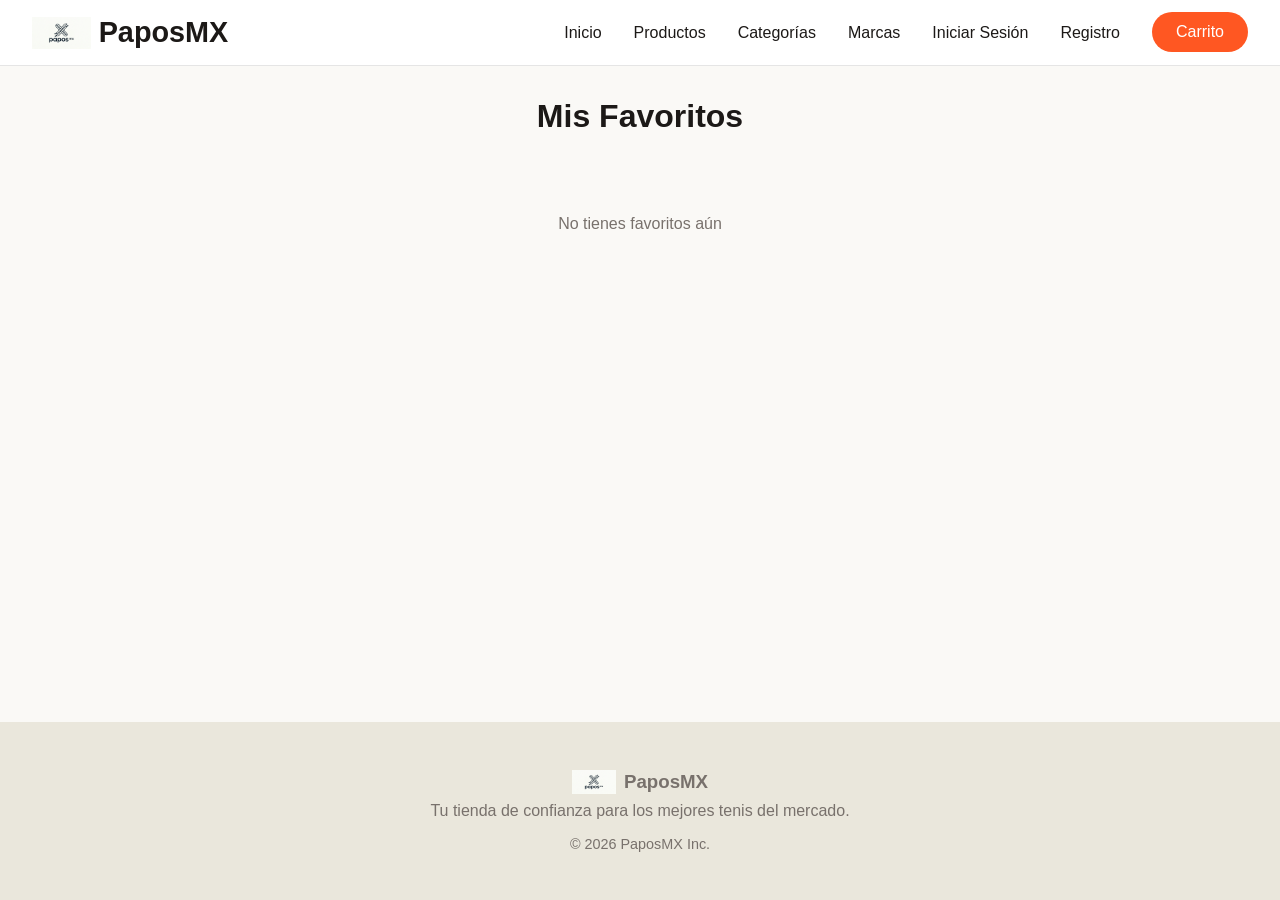
<file: favoritos.html>
<!DOCTYPE html>
<html lang="es">
<head>
    <meta charset="UTF-8">
    <meta name="viewport" content="width=device-width, initial-scale=1.0">
    <link rel="stylesheet" href="Styles/main.css">
    
    
    <title>PaposMX | Favoritos</title>
</head>
<body>

<header>
    <div class="logo" onclick="window.location.href='index.html'"><img src="Images/Papos_mx.png" alt="PaposMX" class="logo-img"> PaposMX</div>
    <nav>
        <ul>
            <li><a href="index.html">Inicio</a></li>
            <li><a href="productos.html">Productos</a></li>
            <li><a href="categorias.html">Categorías</a></li>
            <li><a href="marcas.html">Marcas</a></li>
            <li><a href="login.html">Iniciar Sesión</a></li>
            <li><a href="registro.html">Registro</a></li>
            <li><a href="carrito.html" class="nav-cart">Carrito</a></li>
        </ul>
    </nav>
    <button class="menu-btn" id="menuBtn" onclick="toggleMenu()">☰</button>
</header>
<div class="mobile-overlay" id="mobileOverlay" onclick="toggleMenu()"></div>
<div class="mobile-panel" id="mobilePanel">
  <div class="mobile-panel-header">
    <span>Menú</span>
    <span class="mobile-close" onclick="toggleMenu()">×</span>
  </div>
  <nav>
    <a href="index.html">Inicio</a>
    <a href="productos.html">Productos</a>
    <a href="categorias.html">Categorías</a>
    <a href="marcas.html">Marcas</a>
    <a href="login.html">Iniciar Sesión</a>
    <a href="registro.html">Registro</a>
    <a href="carrito.html" class="nav-cart">Carrito</a>
  </nav>
</div>

<main class="container">
    <h1 class="page-title">Mis Favoritos</h1>
    <div class="grid-cards" id="favoritesGrid"></div>
</main>

<footer>
    <h3><img src="Images/Papos_mx.png" alt="PaposMX" class="footer-logo"> PaposMX</h3>
    <p>Tu tienda de confianza para los mejores tenis del mercado.</p>
    <p class="copy">© 2026 PaposMX Inc.</p>
</footer>

<script src="Scripts/tenis.js"></script>
<script>
    (function() {
        function getFavorites() { return JSON.parse(localStorage.getItem('favorites') || '[]'); }

        function renderFavorites() {
            var favIds = getFavorites();
            var grid = document.getElementById('favoritesGrid');
            if (!grid) return;
            if (favIds.length === 0) {
                grid.innerHTML = '<p style="grid-column:1/-1; text-align:center; padding:3rem; color:var(--texto-desc);">No tienes favoritos aún</p>';
                return;
            }
            var favProducts = [];
            for (var i = 0; i < products.length; i++) {
                for (var j = 0; j < favIds.length; j++) {
                    if (products[i].id === favIds[j]) { favProducts.push(products[i]); break; }
                }
            }
            for (var k = 0; k < favProducts.length; k++) {
                var p = favProducts[k];
                var card = document.createElement('div');
                card.className = 'card';
                card.innerHTML = '<img src="' + p.imagen + '" alt="' + p.nombre + '"><p><strong>' + p.nombre + '</strong></p><p style="color:var(--acento); font-weight:bold;">$' + p.precio.toLocaleString() + '</p><button onclick="window.removeFav(\'' + p.id + '\')" style="background:none; border:1px solid var(--borde); padding:0.5rem 1rem; border-radius:8px; margin-top:0.5rem; cursor:pointer;">Eliminar</button>';
                (function(id) { card.onclick = function(e) { if (e.target.tagName !== 'BUTTON') window.location.href = 'productoDetalle.html?id=' + id; }; })(p.id);
                grid.appendChild(card);
            }
        }

        window.removeFav = function(id) {
            var favs = getFavorites();
            var newFavs = [];
            for (var i = 0; i < favs.length; i++) { if (favs[i] !== id) newFavs.push(favs[i]); }
            localStorage.setItem('favorites', JSON.stringify(newFavs));
            document.getElementById('favoritesGrid').innerHTML = '';
            renderFavorites();
        };

        renderFavorites();
    })();
</script>
<script>function toggleMenu(){var p=document.getElementById("mobilePanel"),o=document.getElementById("mobileOverlay");if(p.classList.contains("active")){p.classList.remove("active");o.classList.remove("active")}else{p.classList.add("active");o.classList.add("active")}}</script>
</body>
</html>
</file>
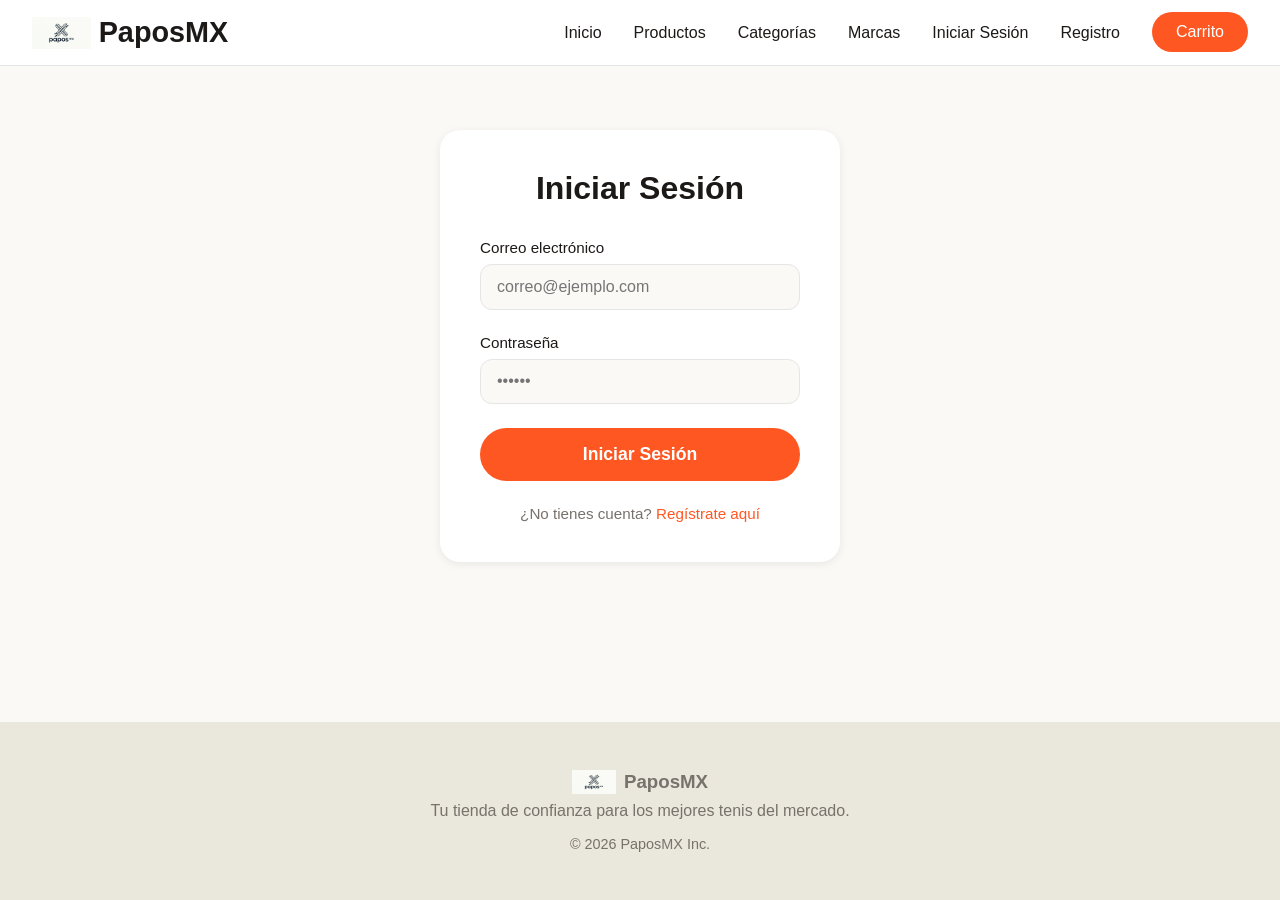
<file: login.html>
<!DOCTYPE html>
<html lang="es">
<head>
    <meta charset="UTF-8">
    <meta name="viewport" content="width=device-width, initial-scale=1.0">
    <link rel="stylesheet" href="Styles/main.css">
    
    
    <title>PaposMX | Iniciar Sesión</title>
</head>
<body>

<header>
    <div class="logo" onclick="window.location.href='index.html'"><img src="Images/Papos_mx.png" alt="PaposMX" class="logo-img"> PaposMX</div>
    <nav>
        <ul>
            <li><a href="index.html">Inicio</a></li>
            <li><a href="productos.html">Productos</a></li>
            <li><a href="categorias.html">Categorías</a></li>
            <li><a href="marcas.html">Marcas</a></li>
            <li><a href="login.html">Iniciar Sesión</a></li>
            <li><a href="registro.html">Registro</a></li>
            <li><a href="carrito.html" class="nav-cart">Carrito</a></li>
        </ul>
    </nav>
    <button class="menu-btn" id="menuBtn" onclick="toggleMenu()">☰</button>
</header>
<div class="mobile-overlay" id="mobileOverlay" onclick="toggleMenu()"></div>
<div class="mobile-panel" id="mobilePanel">
  <div class="mobile-panel-header">
    <span>Menú</span>
    <span class="mobile-close" onclick="toggleMenu()">×</span>
  </div>
  <nav>
    <a href="index.html">Inicio</a>
    <a href="productos.html">Productos</a>
    <a href="categorias.html">Categorías</a>
    <a href="marcas.html">Marcas</a>
    <a href="login.html">Iniciar Sesión</a>
    <a href="registro.html">Registro</a>
    <a href="carrito.html" class="nav-cart">Carrito</a>
  </nav>
</div>

<main class="container">
    <div class="auth-wrapper">
        <div class="auth-card">
            <h1 class="page-title">Iniciar Sesión</h1>
            <form id="loginForm">
                <div class="form-group">
                    <label>Correo electrónico</label>
                    <input type="email" id="email" required placeholder="correo@ejemplo.com">
                </div>
                <div class="form-group">
                    <label>Contraseña</label>
                    <input type="password" id="password" required placeholder="••••••">
                </div>
                <button type="button" class="btn-primary">Iniciar Sesión</button>
            </form>
            <p class="auth-link">¿No tienes cuenta? <a href="registro.html">Regístrate aquí</a></p>
        </div>
    </div>
</main>

<footer>
    <h3><img src="Images/Papos_mx.png" alt="PaposMX" class="footer-logo"> PaposMX</h3>
    <p>Tu tienda de confianza para los mejores tenis del mercado.</p>
    <p class="copy">© 2026 PaposMX Inc.</p>
</footer>


<script>function toggleMenu(){var p=document.getElementById("mobilePanel"),o=document.getElementById("mobileOverlay");if(p.classList.contains("active")){p.classList.remove("active");o.classList.remove("active")}else{p.classList.add("active");o.classList.add("active")}}</script>
</body>
</html>
</file>
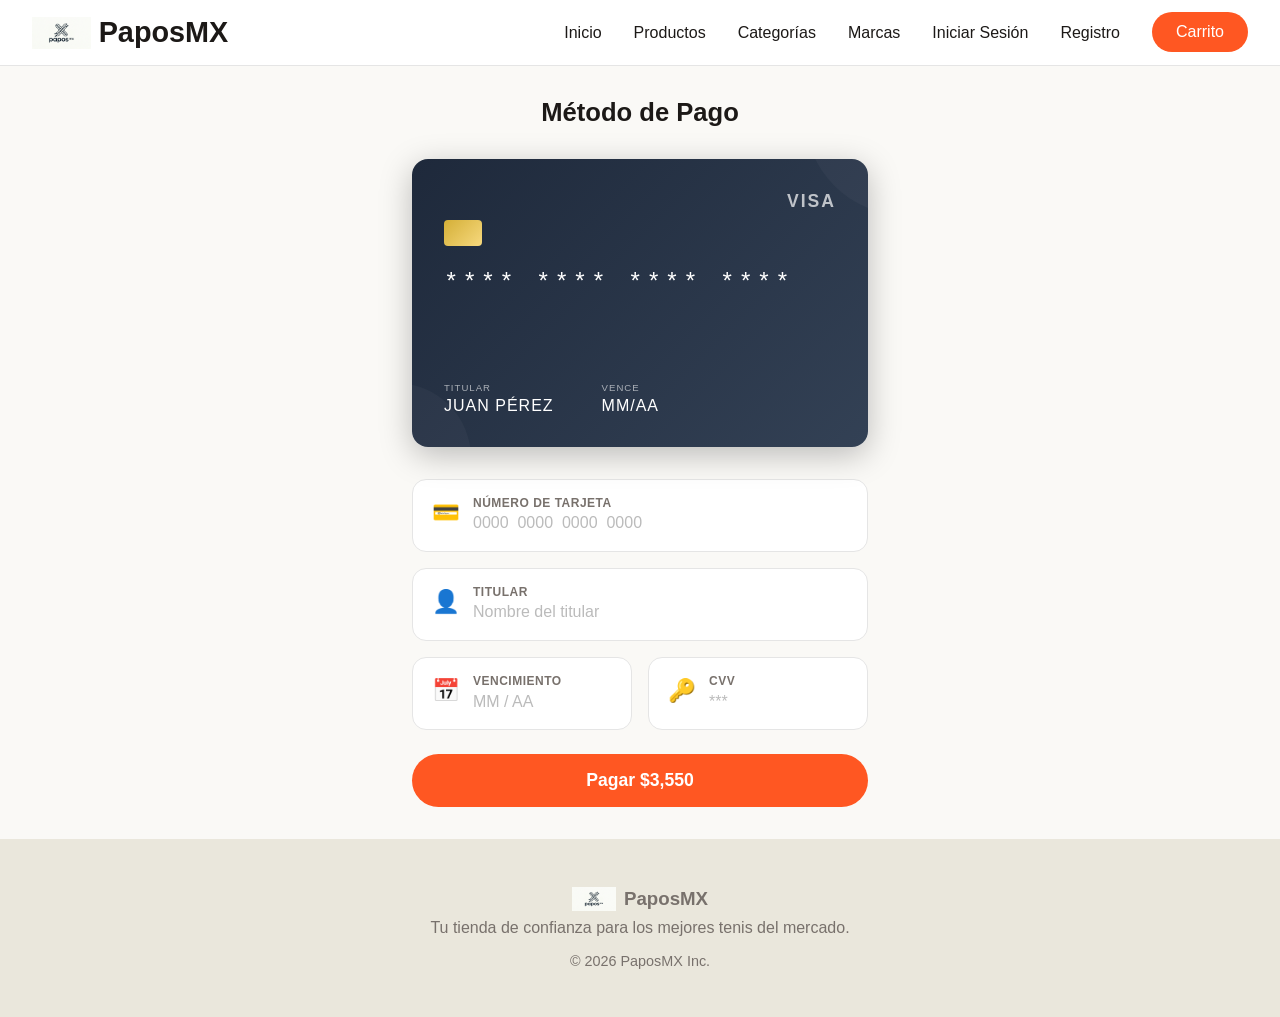
<file: pago.html>
<!DOCTYPE html>
<html lang="es">
<head>
    <meta charset="UTF-8">
    <meta name="viewport" content="width=device-width, initial-scale=1.0">
    <link rel="stylesheet" href="Styles/main.css">
    <link rel="stylesheet" href="Styles/pago.css">
    <title>PaposMX | Pago</title>
</head>
<body>

<header>
    <span class="header-back" onclick="window.location.href='carrito.html'">&larr;</span>
    <div class="logo" onclick="window.location.href='index.html'"><img src="Images/Papos_mx.png" alt="PaposMX" class="logo-img"> PaposMX</div>
    <nav>
        <ul>
            <li><a href="index.html">Inicio</a></li>
            <li><a href="productos.html">Productos</a></li>
            <li><a href="categorias.html">Categor&iacute;as</a></li>
            <li><a href="marcas.html">Marcas</a></li>
            <li><a href="login.html">Iniciar Sesi&oacute;n</a></li>
            <li><a href="registro.html">Registro</a></li>
            <li><a href="carrito.html" class="nav-cart">Carrito</a></li>
        </ul>
    </nav>
    <button class="menu-btn" onclick="toggleMenu()">&#9776;</button>
</header>
<div class="mobile-overlay" id="mobileOverlay" onclick="toggleMenu()"></div>
<div class="mobile-panel" id="mobilePanel">
  <div class="mobile-panel-header">
    <span>Men&uacute;</span>
    <span class="mobile-close" onclick="toggleMenu()">&times;</span>
  </div>
  <nav>
    <a href="index.html">Inicio</a>
    <a href="productos.html">Productos</a>
    <a href="categorias.html">Categor&iacute;as</a>
    <a href="marcas.html">Marcas</a>
    <a href="login.html">Iniciar Sesi&oacute;n</a>
    <a href="registro.html">Registro</a>
    <a href="carrito.html" class="nav-cart">Carrito</a>
  </nav>
</div>

<main>
    <div class="pay-wrap">
        <h1 class="pay-title">M&eacute;todo de Pago</h1>

        <div class="card-preview">
            <div class="card-face">
                <div class="card-brand">
                    <span class="brand-logo">VISA</span>
                </div>
                <div class="card-chip"></div>
                <div class="card-number">****  ****  ****  ****</div>
                <div class="card-details">
                    <div class="cd-item">
                        <span class="cd-label">Titular</span>
                        <span class="cd-value">JUAN P&Eacute;REZ</span>
                    </div>
                    <div class="cd-item">
                        <span class="cd-label">Vence</span>
                        <span class="cd-value">MM/AA</span>
                    </div>
                </div>
            </div>
        </div>

        <div class="pay-form">
            <div class="input-box">
                <span class="input-icon">&#x1F4B3;</span>
                <div class="input-body">
                    <label>N&uacute;mero de tarjeta</label>
                    <input type="text" placeholder="0000  0000  0000  0000">
                </div>
            </div>

            <div class="input-box">
                <span class="input-icon">&#x1F464;</span>
                <div class="input-body">
                    <label>Titular</label>
                    <input type="text" placeholder="Nombre del titular">
                </div>
            </div>

            <div class="input-row">
                <div class="input-box">
                    <span class="input-icon">&#x1F4C5;</span>
                    <div class="input-body">
                        <label>Vencimiento</label>
                        <input type="text" placeholder="MM / AA">
                    </div>
                </div>
                <div class="input-box cvv-box">
                    <span class="input-icon">&#x1F511;</span>
                    <div class="input-body">
                        <label>CVV</label>
                        <input type="text" placeholder="***" maxlength="4">
                    </div>
                    <div class="cvv-hint">3 o 4 d&iacute;gitos al reverso de tu tarjeta</div>
                </div>
            </div>

            <button class="btn-pagar" onclick="window.location.href='carrito.html'">Pagar $3,550</button>
        </div>
    </div>
</main>

<footer>
    <h3><img src="Images/Papos_mx.png" alt="PaposMX" class="footer-logo"> PaposMX</h3>
    <p>Tu tienda de confianza para los mejores tenis del mercado.</p>
    <p class="copy">&copy; 2026 PaposMX Inc.</p>
</footer>

<script>function toggleMenu(){var p=document.getElementById("mobilePanel"),o=document.getElementById("mobileOverlay");if(p.classList.contains("active")){p.classList.remove("active");o.classList.remove("active")}else{p.classList.add("active");o.classList.add("active")}}</script>
</body>
</html>
</file>
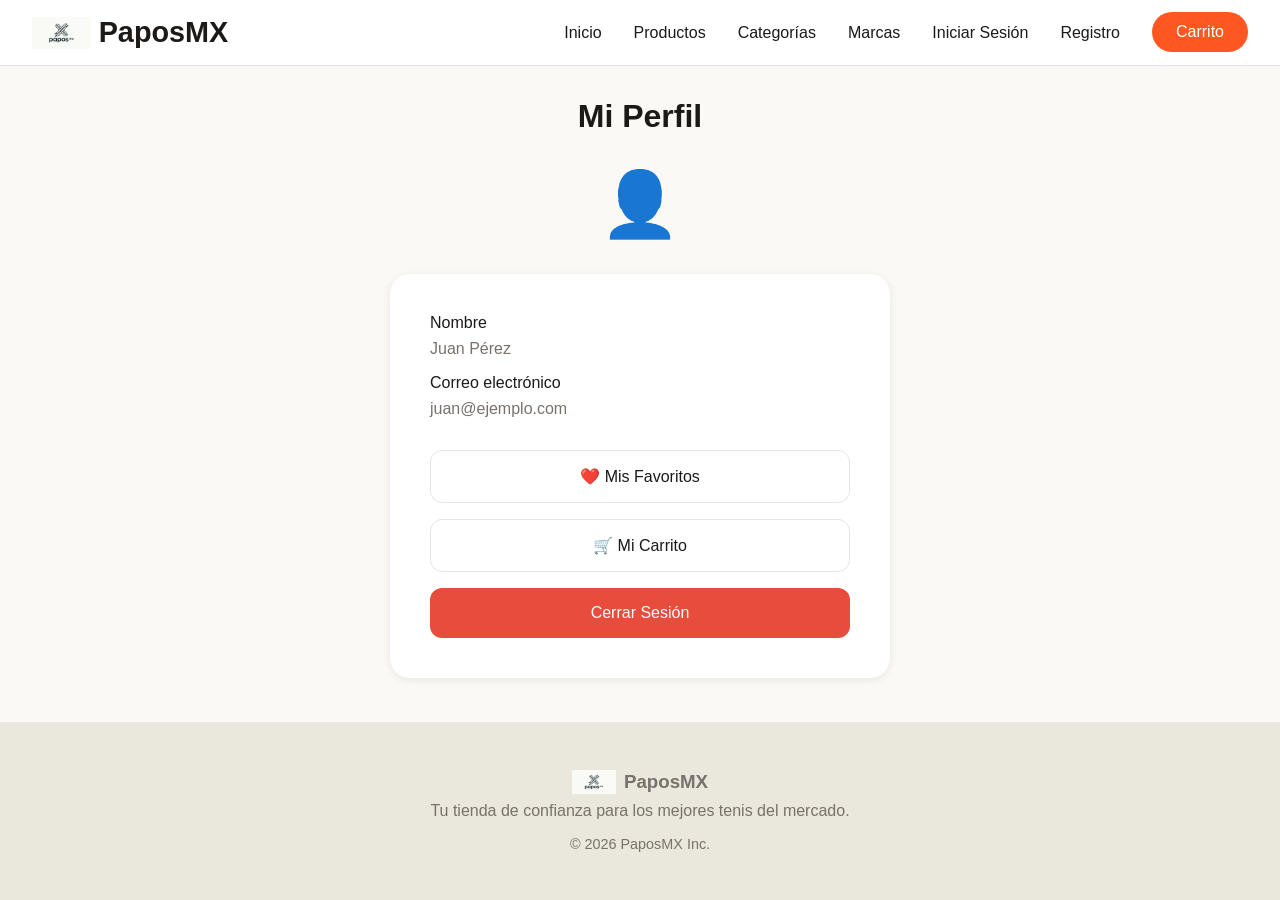
<file: perfil.html>
<!DOCTYPE html>
<html lang="es">
<head>
    <meta charset="UTF-8">
    <meta name="viewport" content="width=device-width, initial-scale=1.0">
    <link rel="stylesheet" href="Styles/main.css">
    
    
    <title>PaposMX | Mi Perfil</title>
</head>
<body>

<header>
    <div class="logo" onclick="window.location.href='index.html'"><img src="Images/Papos_mx.png" alt="PaposMX" class="logo-img"> PaposMX</div>
    <nav>
        <ul>
            <li><a href="index.html">Inicio</a></li>
            <li><a href="productos.html">Productos</a></li>
            <li><a href="categorias.html">Categorías</a></li>
            <li><a href="marcas.html">Marcas</a></li>
            <li><a href="login.html">Iniciar Sesión</a></li>
            <li><a href="registro.html">Registro</a></li>
            <li><a href="carrito.html" class="nav-cart">Carrito</a></li>
        </ul>
    </nav>
    <button class="menu-btn" id="menuBtn" onclick="toggleMenu()">☰</button>
</header>
<div class="mobile-overlay" id="mobileOverlay" onclick="toggleMenu()"></div>
<div class="mobile-panel" id="mobilePanel">
  <div class="mobile-panel-header">
    <span>Menú</span>
    <span class="mobile-close" onclick="toggleMenu()">×</span>
  </div>
  <nav>
    <a href="index.html">Inicio</a>
    <a href="productos.html">Productos</a>
    <a href="categorias.html">Categorías</a>
    <a href="marcas.html">Marcas</a>
    <a href="login.html">Iniciar Sesión</a>
    <a href="registro.html">Registro</a>
    <a href="carrito.html" class="nav-cart">Carrito</a>
  </nav>
</div>

<main class="container">
    <h1 class="page-title">Mi Perfil</h1>
    <div class="profile-wrap">
        <div class="profile-icon">👤</div>
        <div class="auth-card">
            <div class="form-group">
                <p style="font-weight: 500;">Nombre</p>
                <p style="color: var(--texto-desc);">Juan Pérez</p>
            </div>
            <div class="form-group" style="margin-top: 1rem;">
                <p style="font-weight: 500;">Correo electrónico</p>
                <p style="color: var(--texto-desc);">juan@ejemplo.com</p>
            </div>
            <div style="display: flex; flex-direction: column; gap: 1rem; margin-top: 2rem;">
                <button onclick="window.location.href='favoritos.html'" class="profile-btn profile-btn-light">❤️ Mis Favoritos</button>
                <button onclick="window.location.href='carrito.html'" class="profile-btn profile-btn-light">🛒 Mi Carrito</button>
                <button onclick="window.logout()" class="profile-btn profile-btn-danger">Cerrar Sesión</button>
            </div>
        </div>
    </div>
</main>

<footer>
    <h3><img src="Images/Papos_mx.png" alt="PaposMX" class="footer-logo"> PaposMX</h3>
    <p>Tu tienda de confianza para los mejores tenis del mercado.</p>
    <p class="copy">© 2026 PaposMX Inc.</p>
</footer>

<script>
    window.logout = function() { if (confirm('¿Cerrar sesión?')) window.location.href = 'index.html'; };
</script>
<script>function toggleMenu(){var p=document.getElementById("mobilePanel"),o=document.getElementById("mobileOverlay");if(p.classList.contains("active")){p.classList.remove("active");o.classList.remove("active")}else{p.classList.add("active");o.classList.add("active")}}</script>
</body>
</html>
</file>
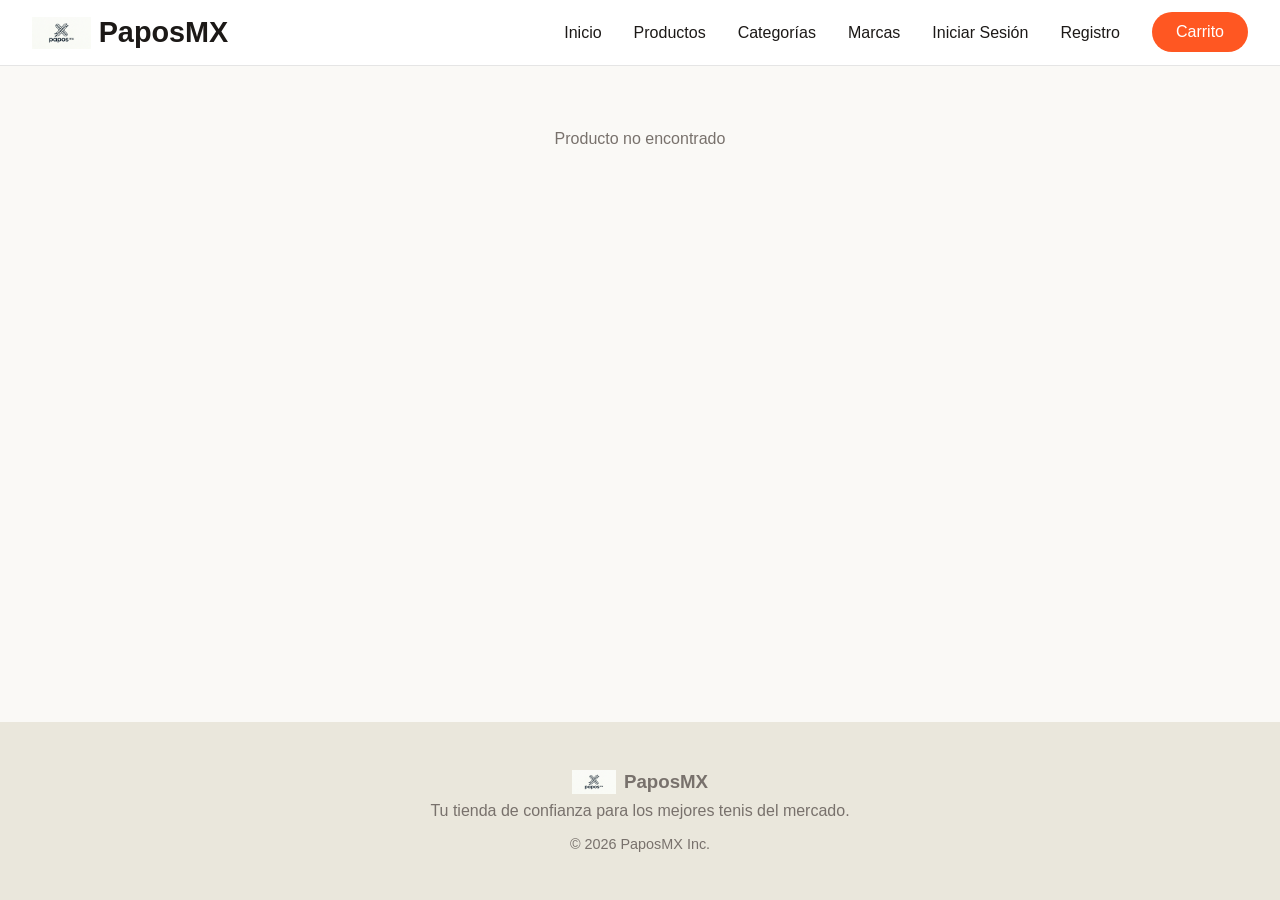
<file: productoDetalle.html>
<!DOCTYPE html>
<html lang="es">
<head>
    <meta charset="UTF-8">
    <meta name="viewport" content="width=device-width, initial-scale=1.0">
    <link rel="stylesheet" href="Styles/main.css">
    
    
    <title>PaposMX | Detalle del Producto</title>
</head>
<body>

<header>
    <div class="logo" onclick="window.location.href='index.html'"><img src="Images/Papos_mx.png" alt="PaposMX" class="logo-img"> PaposMX</div>
    <nav>
        <ul>
            <li><a href="index.html">Inicio</a></li>
            <li><a href="productos.html">Productos</a></li>
            <li><a href="categorias.html">Categorías</a></li>
            <li><a href="marcas.html">Marcas</a></li>
            <li><a href="login.html">Iniciar Sesión</a></li>
            <li><a href="registro.html">Registro</a></li>
            <li><a href="carrito.html" class="nav-cart">Carrito</a></li>
        </ul>
    </nav>
    <button class="menu-btn" id="menuBtn" onclick="toggleMenu()">☰</button>
</header>
<div class="mobile-overlay" id="mobileOverlay" onclick="toggleMenu()"></div>
<div class="mobile-panel" id="mobilePanel">
  <div class="mobile-panel-header">
    <span>Menú</span>
    <span class="mobile-close" onclick="toggleMenu()">×</span>
  </div>
  <nav>
    <a href="index.html">Inicio</a>
    <a href="productos.html">Productos</a>
    <a href="categorias.html">Categorías</a>
    <a href="marcas.html">Marcas</a>
    <a href="login.html">Iniciar Sesión</a>
    <a href="registro.html">Registro</a>
    <a href="carrito.html" class="nav-cart">Carrito</a>
  </nav>
</div>

<main class="container">
    <div id="productDetail"></div>
</main>

<footer>
    <h3><img src="Images/Papos_mx.png" alt="PaposMX" class="footer-logo"> PaposMX</h3>
    <p>Tu tienda de confianza para los mejores tenis del mercado.</p>
    <p class="copy">© 2026 PaposMX Inc.</p>
</footer>

<script src="Scripts/tenis.js"></script>
<script>
    (function() {
        var id = new URLSearchParams(window.location.search).get('id');
        var product = null;
        for (var i = 0; i < products.length; i++) {
            if (products[i].id === id) { product = products[i]; break; }
        }

        var container = document.getElementById('productDetail');
        if (!container) return;

        if (!product) {
            container.innerHTML = '<p style="text-align:center; padding:2rem; color:var(--texto-desc);">Producto no encontrado</p>';
            return;
        }

        var tallasOptions = '';
        for (var t = 0; t < product.talla.length; t++) {
            tallasOptions += '<option value="' + product.talla[t] + '">Talla ' + product.talla[t] + '</option>';
        }

        var coloresHtml = '';
        for (var c = 0; c < product.colores.length; c++) {
            coloresHtml += '<span style="border:1px solid var(--borde); padding:0.5rem 1rem; border-radius:12px; display:inline-block; background:var(--fondo-principal);">' + product.colores[c] + '</span>';
        }

        container.innerHTML =
            '<div style="display:grid; grid-template-columns:1fr 1fr; gap:3rem; align-items:start;">' +
                '<div><img src="' + product.imagen + '" alt="' + product.nombre + '" style="width:100%; border-radius:20px; background:var(--blanco); padding:1rem;"></div>' +
                '<div>' +
                    '<h1 style="font-size:1.8rem;">' + product.nombre + '</h1>' +
                    '<p style="font-size:2rem; color:var(--acento); font-weight:bold; margin:1rem 0;">$' + product.precio.toLocaleString() + '</p>' +
                    '<p style="margin:1rem 0; color:var(--texto-desc); line-height:1.6;">' + product.descripcion + '</p>' +
                    '<p style="margin-bottom:0.5rem;"><strong>Marca:</strong> ' + product.marca + '</p>' +
                    '<p style="margin-bottom:1.5rem;"><strong>Categoría:</strong> ' + product.categoria + '</p>' +
                    '<div class="form-group" style="margin-bottom:1.5rem;"><label><strong>Talla</strong></label><select id="tallaSelect">' + tallasOptions + '</select></div>' +
                    '<div style="margin-bottom:1.5rem;"><p style="margin-bottom:0.5rem;"><strong>Color:</strong></p><div style="display:flex; gap:0.5rem; flex-wrap:wrap;">' + coloresHtml + '</div></div>' +
                    '<button class="btn-primary" style="width:100%;" onclick="window.addToCart(\'' + product.id + '\')">Añadir al Carrito</button>' +
                '</div>' +
            '</div>';

        window.addToCart = function(id) {
            var cart = JSON.parse(localStorage.getItem('cart') || '[]');
            var found = false;
            for (var i = 0; i < cart.length; i++) {
                if (cart[i].id === id) { cart[i].cantidad = (cart[i].cantidad || 1) + 1; found = true; break; }
            }
            if (!found) cart.push({ id: id, cantidad: 1 });
            localStorage.setItem('cart', JSON.stringify(cart));
            alert('Producto añadido al carrito');
        };
    })();
</script>
<script>function toggleMenu(){var p=document.getElementById("mobilePanel"),o=document.getElementById("mobileOverlay");if(p.classList.contains("active")){p.classList.remove("active");o.classList.remove("active")}else{p.classList.add("active");o.classList.add("active")}}</script>
</body>
</html>
</file>
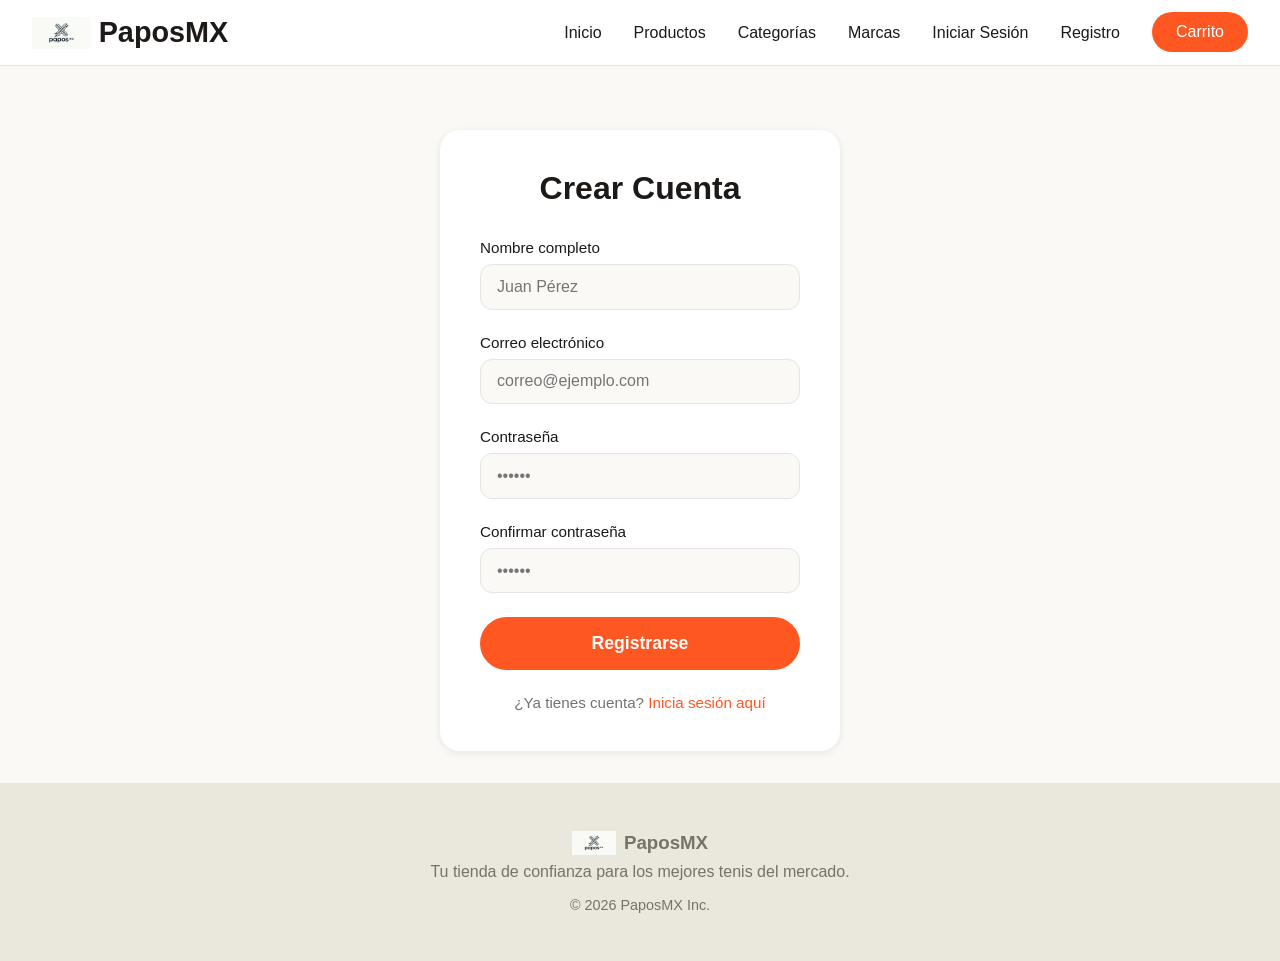
<file: registro.html>
<!DOCTYPE html>
<html lang="es">
<head>
    <meta charset="UTF-8">
    <meta name="viewport" content="width=device-width, initial-scale=1.0">
    <link rel="stylesheet" href="Styles/main.css">
    
    
    <title>PaposMX | Registrarse</title>
</head>
<body>

<header>
    <div class="logo" onclick="window.location.href='index.html'"><img src="Images/Papos_mx.png" alt="PaposMX" class="logo-img"> PaposMX</div>
    <nav>
        <ul>
            <li><a href="index.html">Inicio</a></li>
            <li><a href="productos.html">Productos</a></li>
            <li><a href="categorias.html">Categorías</a></li>
            <li><a href="marcas.html">Marcas</a></li>
            <li><a href="login.html">Iniciar Sesión</a></li>
            <li><a href="registro.html">Registro</a></li>
            <li><a href="carrito.html" class="nav-cart">Carrito</a></li>
        </ul>
    </nav>
    <button class="menu-btn" id="menuBtn" onclick="toggleMenu()">☰</button>
</header>
<div class="mobile-overlay" id="mobileOverlay" onclick="toggleMenu()"></div>
<div class="mobile-panel" id="mobilePanel">
  <div class="mobile-panel-header">
    <span>Menú</span>
    <span class="mobile-close" onclick="toggleMenu()">×</span>
  </div>
  <nav>
    <a href="index.html">Inicio</a>
    <a href="productos.html">Productos</a>
    <a href="categorias.html">Categorías</a>
    <a href="marcas.html">Marcas</a>
    <a href="login.html">Iniciar Sesión</a>
    <a href="registro.html">Registro</a>
    <a href="carrito.html" class="nav-cart">Carrito</a>
  </nav>
</div>

<main class="container">
    <div class="auth-wrapper">
        <div class="auth-card">
            <h1 class="page-title">Crear Cuenta</h1>
            <form id="registerForm">
                <div class="form-group">
                    <label>Nombre completo</label>
                    <input type="text" id="fullname" required placeholder="Juan Pérez">
                </div>
                <div class="form-group">
                    <label>Correo electrónico</label>
                    <input type="email" id="email" required placeholder="correo@ejemplo.com">
                </div>
                <div class="form-group">
                    <label>Contraseña</label>
                    <input type="password" id="password" required minlength="6" placeholder="••••••">
                </div>
                <div class="form-group">
                    <label>Confirmar contraseña</label>
                    <input type="password" id="confirmPassword" required placeholder="••••••">
                </div>
                <button type="button" class="btn-primary">Registrarse</button>
            </form>
            <p class="auth-link">¿Ya tienes cuenta? <a href="login.html">Inicia sesión aquí</a></p>
        </div>
    </div>
</main>

<footer>
    <h3><img src="Images/Papos_mx.png" alt="PaposMX" class="footer-logo"> PaposMX</h3>
    <p>Tu tienda de confianza para los mejores tenis del mercado.</p>
    <p class="copy">© 2026 PaposMX Inc.</p>
</footer>


<script>function toggleMenu(){var p=document.getElementById("mobilePanel"),o=document.getElementById("mobileOverlay");if(p.classList.contains("active")){p.classList.remove("active");o.classList.remove("active")}else{p.classList.add("active");o.classList.add("active")}}</script>
</body>
</html>
</file>
<file: Styles/main.css>
:root {
  --fondo-principal: #FAF9F6;
  --fondo-seccion: #F2F0E6;
  --fondo-footer: #EAE7DC;
  --blanco: #FFFFFF;
  --texto-titulo: #1C1917;
  --texto-desc: #78716C;
  --acento: #FF5722;
  --acento-hover: #E64A19;
  --borde: #E5E5E5;
}

* { box-sizing: border-box; margin: 0; padding: 0; font-family: 'Segoe UI', Tahoma, Geneva, Verdana, sans-serif; }

body { background: var(--fondo-principal); color: var(--texto-titulo); min-height: 100vh; display: flex; flex-direction: column; }

/* Header */
header { background: var(--blanco); padding: 1rem 2rem; display: flex; justify-content: space-between; align-items: center; border-bottom: 1px solid var(--borde); position: sticky; top: 0; z-index: 100; }
.logo { font-size: 1.8rem; font-weight: bold; cursor: pointer; display: flex; align-items: center; gap: 0.5rem; }
.logo-img { height: 2rem; width: auto; }

/* Desktop Navigation */
nav ul { display: flex; list-style: none; gap: 2rem; align-items: center; }
nav a { text-decoration: none; color: var(--texto-titulo); font-weight: 500; font-size: 1rem; }
nav a:hover { color: var(--acento); }
.nav-cart { background: var(--acento); color: var(--blanco); padding: 0.7rem 1.5rem; border-radius: 20px; }
.nav-cart:hover { background: var(--acento-hover); color: var(--blanco) !important; }

/* Header back arrow */
.header-back { font-size: 1.5rem; cursor: pointer; color: var(--texto-titulo); display: none; background: none; border: none; padding: 0.5rem; }

/* Mobile Menu Button */
.menu-btn { cursor: pointer; font-size: 1.5rem; display: none; background: none; border: none; color: var(--texto-titulo); padding: 0.5rem; }

/* ===== Mobile Slide Panel ===== */
.mobile-overlay {
  display: none;
  position: fixed; top: 0; left: 0; width: 100%; height: 100%;
  background: rgba(0,0,0,0.5); z-index: 150;
}
.mobile-overlay.active { display: block; }

.mobile-panel {
  position: fixed; top: 0; right: -75%; width: 75%; max-width: 320px; height: 100%;
  background: var(--blanco); z-index: 200;
  padding: 1.5rem 1rem; overflow-y: auto;
  transition: right 0.3s ease;
}
.mobile-panel.active { right: 0; }

.mobile-panel-header {
  display: flex; justify-content: space-between; align-items: center;
  padding-bottom: 1rem; margin-bottom: 1.5rem;
  border-bottom: 1px solid var(--borde);
}
.mobile-panel-header span { font-size: 1.3rem; font-weight: bold; }
.mobile-close {
  font-size: 1.8rem; cursor: pointer; width: 40px; height: 40px;
  display: flex; align-items: center; justify-content: center;
  border-radius: 50%; background: none; border: none; color: var(--texto-titulo);
}
.mobile-panel nav a {
  display: block; padding: 1.2rem 0; border-bottom: 1px solid var(--borde);
  font-size: 1.1rem; color: var(--texto-titulo); text-decoration: none;
}
.mobile-panel nav a:hover { color: var(--acento); }
.mobile-panel .nav-cart {
  margin-top: 1rem; text-align: center; border-bottom: none; border-radius: 15px;
  color: var(--blanco) !important;
}

/* Layout */
.container { padding: 2rem; max-width: 1200px; margin: 0 auto; width: 100%; flex: 1; }
.page-title { text-align: center; font-size: 2rem; font-weight: bold; margin-bottom: 2rem; }
.page-title-top { text-align: center; font-size: 2rem; font-weight: bold; margin: 3rem 0 2rem; }

/* Carrusel */
.carousel-box { background: var(--fondo-seccion); color: var(--blanco); height: 320px; display: flex; align-items: center; justify-content: space-between; padding: 3rem; border-radius: 20px; margin-bottom: 2rem; background-size: cover; background-position: center; position: relative; }
.carousel-box .arrow { font-size: 2.5rem; cursor: pointer; background: rgba(255,255,255,0.9); width: 50px; height: 50px; border-radius: 50%; display: flex; align-items: center; justify-content: center; box-shadow: 0 2px 8px rgba(0,0,0,0.15); color: var(--texto-titulo); }
.carousel-box .caption { background: rgba(0,0,0,0.5); padding: 1rem; border-radius: 8px; font-size: 1.3rem; color: white; }

/* Buttons */
.btn-primary { background: var(--acento); color: var(--blanco); border: none; padding: 1rem 3rem; font-size: 1.1rem; font-weight: bold; border-radius: 30px; cursor: pointer; transition: 0.3s; }
.btn-primary:hover { background: var(--acento-hover); transform: translateY(-2px); box-shadow: 0 4px 12px rgba(255,87,34,0.3); }

/* Grid */
.grid-cards { display: grid; grid-template-columns: repeat(auto-fit, minmax(280px, 1fr)); gap: 2rem; margin-top: 1rem; }
.card { background: var(--blanco); padding: 1.5rem; border-radius: 20px; text-align: center; box-shadow: 0 2px 8px rgba(0,0,0,0.08); transition: 0.3s; cursor: pointer; }
.card:hover { transform: translateY(-5px); box-shadow: 0 8px 20px rgba(0,0,0,0.12); }
.card img { width: 100%; height: 250px; object-fit: contain; margin-bottom: 0.5rem; }
.card p { font-size: 1.1rem; color: var(--texto-titulo); }

footer { background: var(--fondo-footer); padding: 3rem 2rem; text-align: center; margin-top: auto; color: var(--texto-desc); }
footer h3 { margin-bottom: 0.5rem; display: flex; align-items: center; justify-content: center; gap: 0.5rem; }
.footer-logo { height: 1.5rem; width: auto; }
footer .copy { margin-top: 1rem; font-size: 0.9rem; }

/* Card image fixed height */
.card-img { width: 100%; height: 200px; object-fit: contain; }

/* Breve descripcion */
.breve-desc { text-align: center; color: var(--texto-desc); font-size: 0.95rem; margin: -1rem 0 2rem; padding: 0 1rem; line-height: 1.5; }

/* Center wrapper */
.center-wrap { text-align: center; margin-bottom: 1rem; }
.center-wrap .btn-primary { display: inline-block; }

/* Profile */
.profile-wrap { max-width: 500px; margin: 0 auto; }
.profile-icon { text-align: center; font-size: 4rem; margin-bottom: 2rem; }
.profile-btn { display: block; width: 100%; padding: 1rem; border-radius: 12px; cursor: pointer; font-size: 1rem; }
.profile-btn-light { background: var(--blanco); color: var(--texto-titulo); border: 1px solid var(--borde); }
.profile-btn-danger { background: #e74c3c; color: white; border: none; }

/* Select dropdown */
select { width: 100%; padding: 0.8rem 1rem; border: 1px solid var(--borde); border-radius: 12px; font-size: 1rem; background: var(--blanco); cursor: pointer; font-family: inherit; }

/* Auth Card */
.auth-card { background: var(--blanco); padding: 2.5rem; border-radius: 20px; box-shadow: 0 2px 8px rgba(0,0,0,0.08); }
.auth-wrapper { max-width: 400px; margin: 0 auto; padding-top: 2rem; }
.auth-wrapper form { display: flex; flex-direction: column; gap: 1.5rem; }
.form-group { display: flex; flex-direction: column; gap: 0.5rem; }
.form-group label { font-weight: 500; color: var(--texto-titulo); font-size: 0.95rem; }
.form-group input { padding: 0.8rem 1rem; border: 1px solid var(--borde); border-radius: 12px; font-size: 1rem; background: var(--fondo-principal); }
.form-group input:focus { outline: none; border-color: var(--acento); }
.auth-link { text-align: center; margin-top: 1.5rem; color: var(--texto-desc); font-size: 0.95rem; }
.auth-link a { color: var(--acento); text-decoration: none; font-weight: 500; }

/* Search Input */
.search-input { width: 100%; max-width: 500px; padding: 0.8rem 1rem; border: 1px solid var(--borde); border-radius: 12px; font-size: 1rem; background: var(--blanco); }
.search-input:focus { outline: none; border-color: var(--acento); }

/* Mobile */
@media (max-width: 768px) {
  header nav { display: none; }
  .menu-btn { display: block; }
  .header-back { display: block; }
  .container { padding: 1rem; }
  .carousel-box { height: 200px; padding: 1rem; }
  .carousel-box .arrow { width: 36px; height: 36px; font-size: 1.3rem; }
  .grid-cards { grid-template-columns: repeat(2, 1fr); gap: 1rem; }
  .auth-card { padding: 1.5rem; }
}

/* Desktop - hide mobile panel */
@media (min-width: 769px) {
  .mobile-overlay, .mobile-panel { display: none !important; }
}
</file>
<file: Styles/pago.css>
.pay-wrap {
  flex: 1;
  max-width: 520px;
  margin: 0 auto;
  width: 100%;
  padding: 1.5rem 1rem;
}

.pay-title {
  text-align: center;
  font-size: 1.3rem;
  font-weight: bold;
  color: var(--texto-titulo);
  margin-bottom: 1.5rem;
}

/* Card preview */
.card-preview {
  margin-bottom: 2rem;
}

.card-face {
  background: linear-gradient(135deg, #1e293b, #334155);
  border-radius: 16px;
  padding: 1.5rem;
  color: white;
  aspect-ratio: 1.586 / 1;
  display: flex;
  flex-direction: column;
  box-shadow: 0 8px 32px rgba(0,0,0,0.25);
  position: relative;
  overflow: hidden;
}

.card-face::before {
  content: '';
  position: absolute;
  top: -50%;
  right: -30%;
  width: 200px;
  height: 200px;
  background: rgba(255,255,255,0.03);
  border-radius: 50%;
}

.card-face::after {
  content: '';
  position: absolute;
  bottom: -30%;
  left: -20%;
  width: 150px;
  height: 150px;
  background: rgba(255,255,255,0.03);
  border-radius: 50%;
}

.card-brand {
  display: flex;
  justify-content: flex-end;
  margin-bottom: 0.5rem;
}

.brand-logo {
  font-size: 1.1rem;
  font-weight: 800;
  letter-spacing: 2px;
  color: rgba(255,255,255,0.7);
}

.card-chip {
  width: 38px;
  height: 26px;
  background: linear-gradient(135deg, #d4af37, #f7d97e);
  border-radius: 4px;
  margin-bottom: 1.5rem;
}

.card-number {
  font-size: 1.2rem;
  letter-spacing: 3px;
  font-family: 'Courier New', monospace;
  margin-bottom: 1.2rem;
}

.card-details {
  display: flex;
  gap: 2rem;
  margin-top: auto;
}

.cd-item {
  display: flex;
  flex-direction: column;
  gap: 0.2rem;
}

.cd-label {
  font-size: 0.6rem;
  text-transform: uppercase;
  opacity: 0.6;
  letter-spacing: 1px;
}

.cd-value {
  font-size: 0.85rem;
  letter-spacing: 1px;
}

/* Form */
.pay-form {
  display: flex;
  flex-direction: column;
  gap: 1rem;
}

.input-box {
  display: flex;
  align-items: flex-start;
  gap: 0.8rem;
  background: var(--blanco);
  border: 1.5px solid var(--borde);
  border-radius: 14px;
  padding: 0.8rem 1rem;
  transition: border-color 0.2s;
}

.input-box:focus-within {
  border-color: var(--acento);
}

.input-icon {
  font-size: 1.2rem;
  margin-top: 0.2rem;
  flex-shrink: 0;
}

.input-body {
  flex: 1;
  display: flex;
  flex-direction: column;
  gap: 0.15rem;
}

.input-body label {
  font-size: 0.75rem;
  font-weight: 600;
  color: var(--texto-desc);
  text-transform: uppercase;
  letter-spacing: 0.5px;
}

.input-body input {
  border: none;
  background: none;
  font-size: 1rem;
  padding: 0.15rem 0;
  outline: none;
  font-family: inherit;
  color: var(--texto-titulo);
  width: 100%;
}

.input-body input::placeholder {
  color: #bbb;
}

.input-row {
  display: flex;
  gap: 1rem;
}

.input-row .input-box {
  flex: 1;
}

.cvv-box {
  position: relative;
}

.cvv-hint {
  display: none;
  position: absolute;
  top: calc(100% + 6px);
  left: 0;
  right: 0;
  background: var(--texto-titulo);
  color: white;
  font-size: 0.75rem;
  padding: 0.6rem 0.8rem;
  border-radius: 10px;
  z-index: 10;
  line-height: 1.4;
}

.cvv-box:focus-within .cvv-hint {
  display: block;
}

.cvv-hint::before {
  content: '';
  position: absolute;
  top: -6px;
  left: 20px;
  border: 6px solid transparent;
  border-bottom-color: var(--texto-titulo);
}

.btn-pagar {
  display: block;
  width: 100%;
  padding: 0.9rem;
  background: var(--acento);
  color: var(--blanco);
  border: none;
  border-radius: 30px;
  font-size: 1rem;
  font-weight: bold;
  cursor: pointer;
  transition: all 0.3s;
  text-align: center;
  text-decoration: none;
  margin-top: 0.5rem;
}

.btn-pagar:hover {
  background: var(--acento-hover);
  transform: translateY(-2px);
  box-shadow: 0 4px 12px rgba(255,87,34,0.3);
}

/* Desktop */
@media (min-width: 769px) {
  .pay-wrap {
    padding: 2rem;
  }

  .pay-title {
    font-size: 1.6rem;
    margin-bottom: 2rem;
  }

  .card-face {
    padding: 2rem;
  }

  .card-number {
    font-size: 1.5rem;
    letter-spacing: 4px;
  }

  .card-details {
    gap: 3rem;
  }

  .cd-value {
    font-size: 1rem;
  }

  .input-box {
    padding: 1rem 1.2rem;
  }

  .input-icon {
    font-size: 1.4rem;
  }

  .btn-pagar {
    padding: 1rem;
    font-size: 1.1rem;
  }
}
</file>
